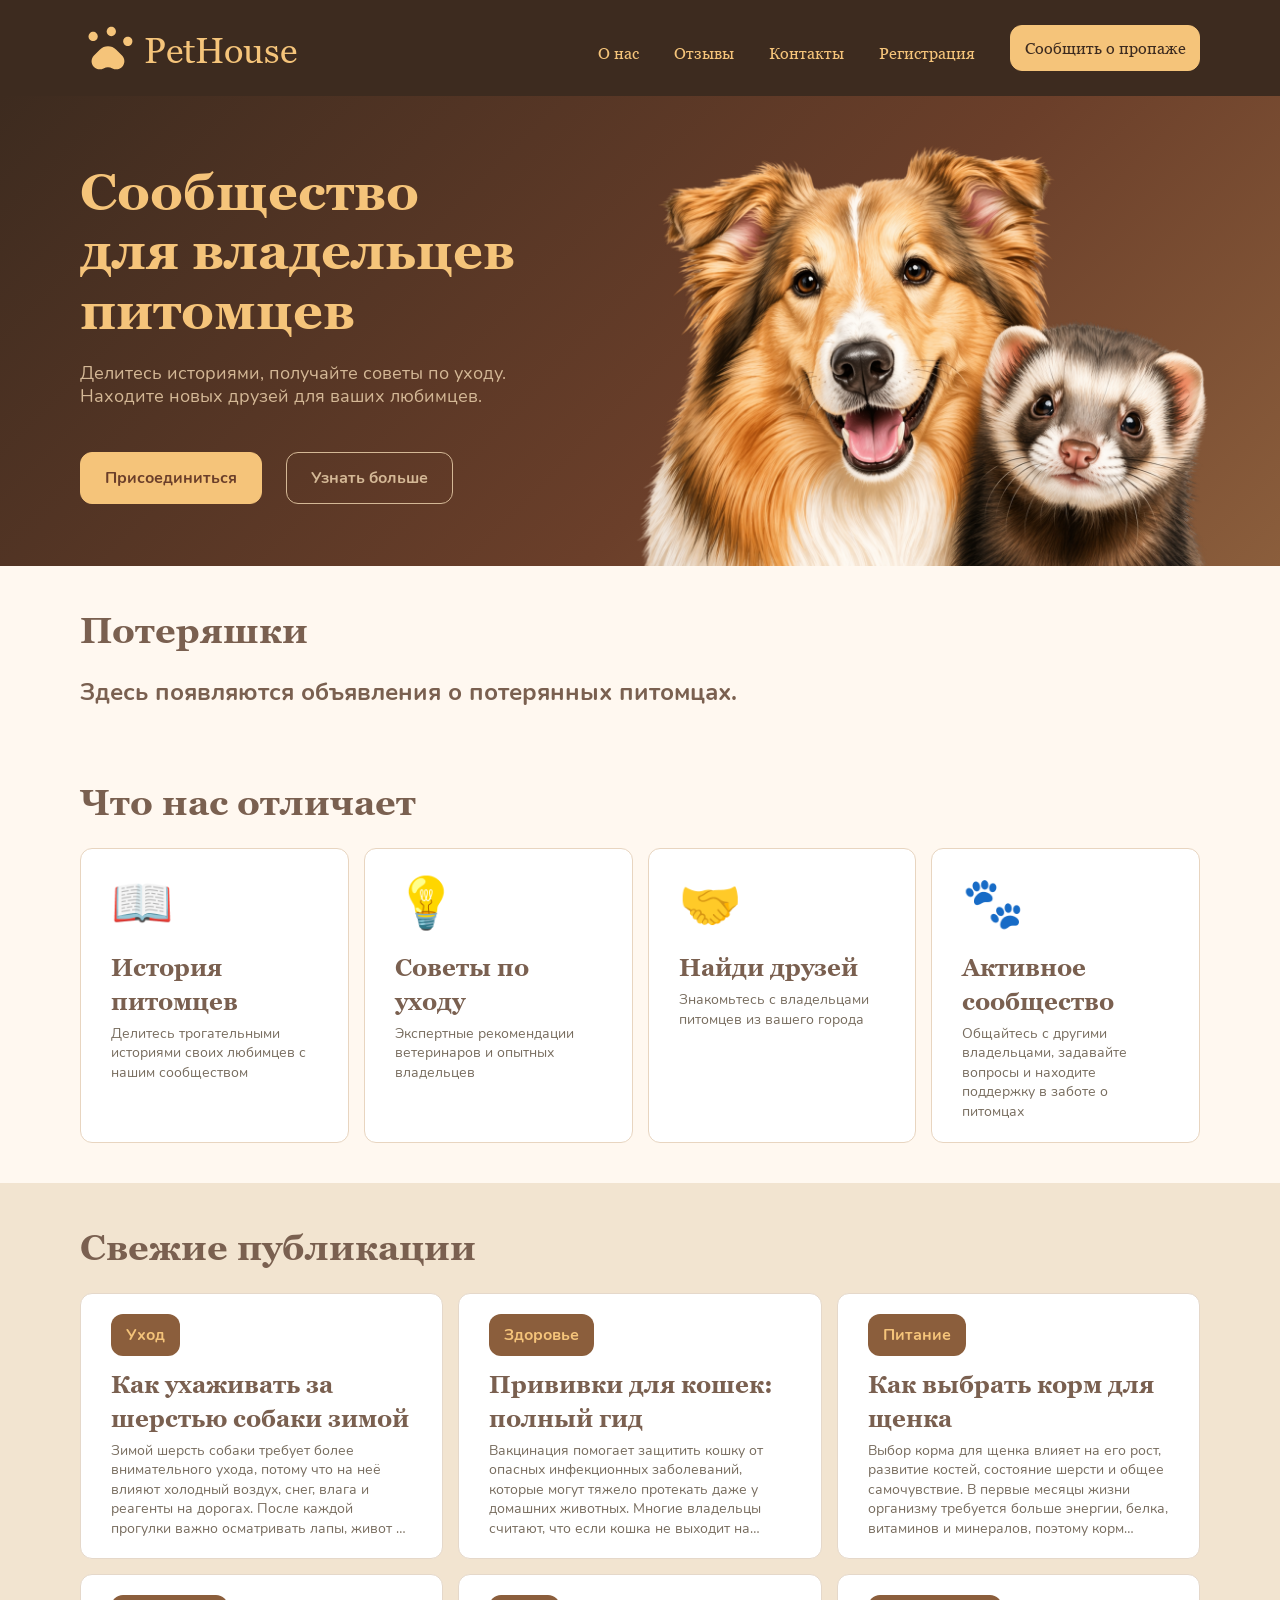
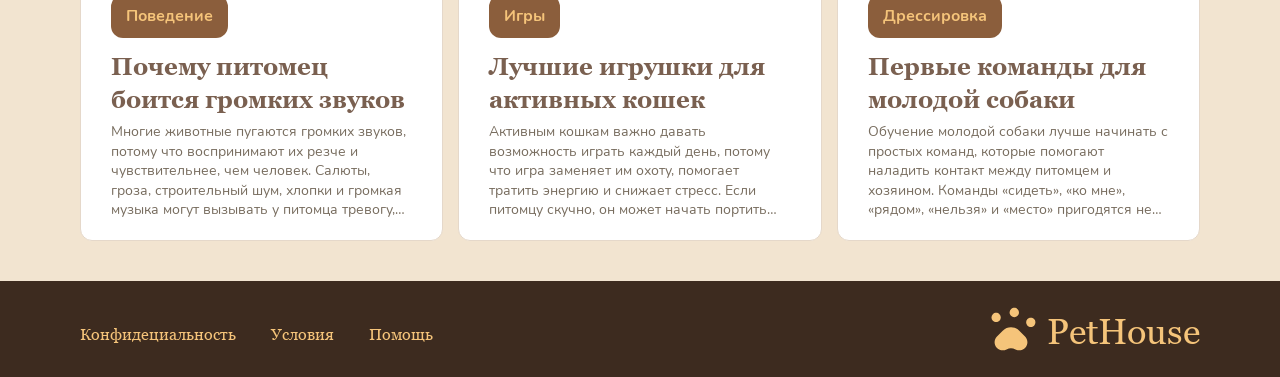
<file: index.html>
<!doctype html>
<html lang="en">

<head>
  <meta charset="UTF-8" />
  <meta name="viewport" content="width=device-width, initial-scale=1.0" />
  <title>PetHouse</title>
  <link rel="stylesheet" href="./css/main.css" />
  <link rel="stylesheet" href="./css/main_page.css" />
  <script src="./scripts/lost-pets.js" defer></script>
</head>

<body>
  <header class="header container">
    <div>
      <a href="./index.html" class="logo">
        <span>
          <svg class="logo__icon">
            <use href="./images/sprite.svg#icon-paw-print"></use>
          </svg>
        </span>
        <span class="logo__text">PetHouse</span>
      </a>
    </div>

    <nav class="nav">
      <ul class="nav__list">
        <li class="nav__item">
          <a href="./about.html">
            <span class="nav__text"> О нас </span>
          </a>
        </li>
        <li class="nav__item">
          <a href="./comments.html">
            <span class="nav__text"> Отзывы </span>
          </a>
        </li>
        <li class="nav__item">
          <a href="./contact.html">
            <span class="nav__text"> Контакты </span>
          </a>
        </li>
        <li class="nav__item">
          <a href="./register.html">
            <span class="nav__text"> Регистрация </span>
          </a>
        </li>
        <li>
          <button class="lost-button" type="button" id="openLostModal">
            Сообщить о пропаже
          </button>
        </li>
      </ul>
    </nav>
  </header>
  <main class="main">
    <section class="hero">
      <div class="hero__inner container">
        <div class="hero__content">
          <h1 class="hero__title">
            Сообщество <br />
            для владельцев <br />
            питомцев
          </h1>

          <p class="hero__text">
            Делитесь историями, получайте советы по уходу. <br />
            Находите новых друзей для ваших любимцев.
          </p>

          <div class="hero__actions">
            <a class="hero__link hero__link--primary" href="./register.html">Присоединиться</a>
            <a class="hero__link hero__link--secondary" href="./about.html">Узнать больше</a>
          </div>
        </div>

        <div class="hero__image-wrapper">
          <img class="hero__image" src="./images/hero1.png" alt="Твой питомец" />
        </div>
      </div>
    </section>

    <section class="lost-board container">
    <div class="lost-board__head">
      <h2 class="lost-board__title">Потеряшки</h2>
      <p class="lost-board__text">
        Здесь появляются объявления о потерянных питомцах.
      </p>
    </div>

    <ul class="lost-board__list" id="lostPetsList"></ul>
  </section>

    <section class="differences">
      <div class="differences__inner container">
        <h2 class="differences__title">Что нас отличает</h2>

        <ul class="differences__list">
          <li class="differences__item">
            <span class="differences__icon">📖</span>
            <h3 class="differences__subtitle">История питомцев</h3>
            <p class="differences__text">
              Делитесь трогательными историями своих любимцев с нашим
              сообществом
            </p>
          </li>

          <li class="differences__item">
            <span class="differences__icon">💡</span>
            <h3 class="differences__subtitle">Советы по уходу</h3>
            <p class="differences__text">
              Экспертные рекомендации ветеринаров и опытных владельцев
            </p>
          </li>

          <li class="differences__item">
            <span class="differences__icon">🤝</span>
            <h3 class="differences__subtitle">Найди друзей</h3>
            <p class="differences__text">
              Знакомьтесь с владельцами питомцев из вашего города
            </p>
          </li>
          <li class="differences__item">
            <span class="differences__icon">🐾</span>
            <h3 class="differences__subtitle">Активное сообщество</h3>
            <p class="differences__text">
              Общайтесь с другими владельцами, задавайте вопросы и находите
              поддержку в заботе о питомцах
            </p>
          </li>
        </ul>
      </div>
    </section>

    <section class="news">
      <div class="news__inner container">
        <h2 class="news__title">Свежие публикации</h2>

        <ul class="news__list">
          <li class="news__item">
            <a class="news__link" href="#">
              <span class="news__category">Уход</span>
              <h3 class="news__subtitle">
                Как ухаживать за шерстью собаки зимой
              </h3>
              <p class="news__text">
                Зимой шерсть собаки требует более внимательного ухода, потому
                что на неё влияют холодный воздух, снег, влага и реагенты на
                дорогах. После каждой прогулки важно осматривать лапы, живот и
                шерсть, чтобы вовремя убрать грязь, снег и мелкий мусор.
                Длинношёрстных собак желательно регулярно расчёсывать, так как
                влажная шерсть быстрее спутывается и образует колтуны. После
                мытья или прогулки под снегом питомца нужно хорошо просушить
                полотенцем, особенно если шерсть густая. Не стоит слишком
                часто купать собаку зимой, потому что это может пересушить
                кожу и нарушить естественную защиту шерсти. Для прогулок в
                сильный мороз можно использовать одежду, если питомец плохо
                переносит холод. Также важно следить за состоянием подушечек
                лап и при необходимости наносить защитный воск или крем. Такой
                уход помогает собаке чувствовать себя комфортно даже в
                холодное время года.
              </p>
            </a>
          </li>

          <li class="news__item">
            <a class="news__link" href="#">
              <span class="news__category">Здоровье</span>
              <h3 class="news__subtitle">Прививки для кошек: полный гид</h3>
              <p class="news__text">
                Вакцинация помогает защитить кошку от опасных инфекционных
                заболеваний, которые могут тяжело протекать даже у домашних
                животных. Многие владельцы считают, что если кошка не выходит
                на улицу, то прививки ей не нужны, но инфекцию можно занести
                домой на обуви, одежде или руках. Обычно первые прививки
                делают котёнку в раннем возрасте, а затем проводят
                ревакцинацию по графику, который подбирает ветеринар. Перед
                вакцинацией важно убедиться, что питомец здоров, активен и не
                имеет признаков болезни. Также обычно заранее проводят
                обработку от паразитов, чтобы организм лучше перенёс прививку.
                После вакцинации кошку желательно несколько дней не подвергать
                стрессу, не купать и не перевозить без необходимости. Владелец
                должен наблюдать за состоянием питомца и при необычной реакции
                обратиться к специалисту. Регулярная вакцинация особенно
                важна, если кошка бывает на даче, контактирует с другими
                животными или участвует в выставках.
              </p>
            </a>
          </li>

          <li class="news__item">
            <a class="news__link" href="#">
              <span class="news__category">Питание</span>
              <h3 class="news__subtitle">Как выбрать корм для щенка</h3>
              <p class="news__text">
                Выбор корма для щенка влияет на его рост, развитие костей,
                состояние шерсти и общее самочувствие. В первые месяцы жизни
                организму требуется больше энергии, белка, витаминов и
                минералов, поэтому корм должен соответствовать возрасту
                питомца. Нельзя ориентироваться только на красивую упаковку
                или рекламу, важно внимательно смотреть состав и назначение
                продукта. Для щенков мелких, средних и крупных пород
                потребности могут отличаться, потому что скорость роста и
                нагрузка на суставы у них разная. Новый корм лучше вводить
                постепенно, смешивая его со старым питанием, чтобы избежать
                проблем с пищеварением. Важно следить за реакцией питомца:
                состоянием стула, активностью, аппетитом и внешним видом
                шерсти. Если щенок отказывается от еды или появляются
                неприятные симптомы, стоит обсудить рацион с ветеринаром.
                Также нельзя перекармливать питомца, даже если он просит
                добавку, потому что лишний вес в раннем возрасте может
                навредить здоровью. Правильно подобранное питание помогает
                щенку расти активным, крепким и здоровым.
              </p>
            </a>
          </li>

          <li class="news__item">
            <a class="news__link" href="#">
              <span class="news__category">Поведение</span>
              <h3 class="news__subtitle">
                Почему питомец боится громких звуков
              </h3>
              <p class="news__text">
                Многие животные пугаются громких звуков, потому что
                воспринимают их резче и чувствительнее, чем человек. Салюты,
                гроза, строительный шум, хлопки и громкая музыка могут
                вызывать у питомца тревогу, желание спрятаться или убежать. В
                такие моменты важно не ругать животное и не заставлять его
                насильно выходить из укрытия. Лучше заранее подготовить
                спокойное место, где питомец сможет почувствовать себя в
                безопасности. Можно закрыть окна, приглушить свет и включить
                негромкий привычный звук, чтобы снизить резкость внешнего
                шума. Хозяину стоит вести себя спокойно, потому что животные
                хорошо чувствуют напряжение человека. Если страх появляется
                регулярно, питомца можно постепенно приучать к звукам на
                низкой громкости, поощряя спокойное поведение. В тяжёлых
                случаях лучше обратиться к ветеринару или специалисту по
                поведению животных. Терпение и мягкий подход помогают питомцу
                постепенно справляться со стрессом.
              </p>
            </a>
          </li>

          <li class="news__item">
            <a class="news__link" href="#">
              <span class="news__category">Игры</span>
              <h3 class="news__subtitle">
                Лучшие игрушки для активных кошек
              </h3>
              <p class="news__text">
                Активным кошкам важно давать возможность играть каждый день,
                потому что игра заменяет им охоту, помогает тратить энергию и
                снижает стресс. Если питомцу скучно, он может начать портить
                мебель, бегать по ночам или требовать постоянного внимания.
                Хорошо подходят игрушки-дразнилки, мячики, тоннели,
                интерактивные кормушки и предметы, которые можно катать или
                ловить. Игрушки лучше менять местами и периодически убирать
                часть из них, чтобы кошка не теряла интерес. Во время игры
                важно не использовать руки как игрушку, иначе питомец может
                привыкнуть кусаться и царапаться. Для кошек с сильным
                охотничьим инстинктом полезны игры, где нужно выслеживать,
                догонять и ловить предмет. После активной игры можно дать
                небольшое лакомство, чтобы завершить «охотничий» сценарий.
                Также важно учитывать возраст и характер питомца: котятам
                нужны более частые игры, а взрослым кошкам могут подойти
                спокойные, но регулярные занятия. Правильно подобранные
                игрушки делают жизнь кошки дома более насыщенной и здоровой.
              </p>
            </a>
          </li>

          <li class="news__item">
            <a class="news__link" href="#">
              <span class="news__category">Дрессировка</span>
              <h3 class="news__subtitle">
                Первые команды для молодой собаки
              </h3>
              <p class="news__text">
                Обучение молодой собаки лучше начинать с простых команд,
                которые помогают наладить контакт между питомцем и хозяином.
                Команды «сидеть», «ко мне», «рядом», «нельзя» и «место»
                пригодятся не только дома, но и на прогулке. Занятия должны
                быть короткими, потому что щенок быстро устаёт и теряет
                внимание. Лучше тренироваться несколько раз в день по
                несколько минут, чем проводить одно длинное занятие. Важно
                использовать спокойный голос, понятные жесты и поощрение за
                правильное действие. Лакомство, похвала или игра помогают
                собаке понять, какое поведение от неё ожидают. Нельзя кричать
                на питомца или наказывать его за ошибку, потому что это может
                вызвать страх и недоверие. Если команда не получается, лучше
                упростить задачу и повторить её позже. Постепенность,
                регулярность и доброжелательное отношение помогают собаке
                быстрее учиться и увереннее вести себя рядом с человеком.
              </p>
            </a>
          </li>
        </ul>
      </div>
    </section>
  </main>

  <footer class="footer">
    <div class="container">
      <div>
        <a href="" class="logo">
          <span>
            <svg class="logo__icon">
              <use href="./images/sprite.svg#icon-paw-print"></use>
            </svg>
          </span>
          <span class="logo__text">PetHouse</span>
        </a>
      </div>

      <nav class="nav">
        <ul class="nav__list">
          <li class="nav__item">
            <a href="">
              <span class="nav__text"> Конфидециальность </span>
            </a>
          </li>
          <li class="nav__item">
            <a href="">
              <span class="nav__text"> Условия </span>
            </a>
          </li>
          <li class="nav__item">
            <a href="">
              <span class="nav__text"> Помощь </span>
            </a>
          </li>
        </ul>
      </nav>
    </div>
  </footer>

  <div class="modal" id="lostModal">
    <div class="modal__overlay" id="closeLostModal"></div>

    <div class="modal__content">
      <button class="modal__close" type="button" id="modalCloseButton">
        ×
      </button>

      <h2 class="modal__title">Сообщить о пропаже</h2>

      <form class="lost-form" id="lostPetForm">
        <div class="lost-form__field">
          <label for="owner">Ваше имя</label>
          <input type="text" id="owner" name="owner" placeholder="Например, Анна" />
          <span class="form__error" data-error="owner"></span>
        </div>

        <div class="lost-form__field">
          <label for="pet">Вид питомца</label>
          <input type="text" id="pet" name="pet" placeholder="Например, кошка" />
          <span class="form__error" data-error="pet"></span>
        </div>

        <div class="lost-form__field">
          <label for="petName">Кличка питомца</label>
          <input type="text" id="petName" name="petName" placeholder="Например, Муся" />
          <span class="form__error" data-error="petName"></span>
        </div>

        <div class="lost-form__field">
          <label for="city">Город</label>
          <input type="text" id="city" name="city" placeholder="Например, Пенза" />
          <span class="form__error" data-error="city"></span>
        </div>

        <div class="lost-form__field">
          <label for="contact">Контакт</label>
          <input type="text" id="contact" name="contact" placeholder="Телефон или email" />
          <span class="form__error" data-error="contact"></span>
        </div>

        <div class="lost-form__field">
          <label for="description">Описание</label>
          <textarea id="description" name="description" placeholder="Опишите питомца и место пропажи"></textarea>
          <span class="form__error" data-error="description"></span>
        </div>

        <p class="lost-form__message" id="lostFormMessage"></p>

        <button class="lost-form__button" type="submit">
          Отправить объявление
        </button>
      </form>
    </div>
  </div>
  <script src="./scripts/lost-pets.js"></script>
</body>

</html>
</file>
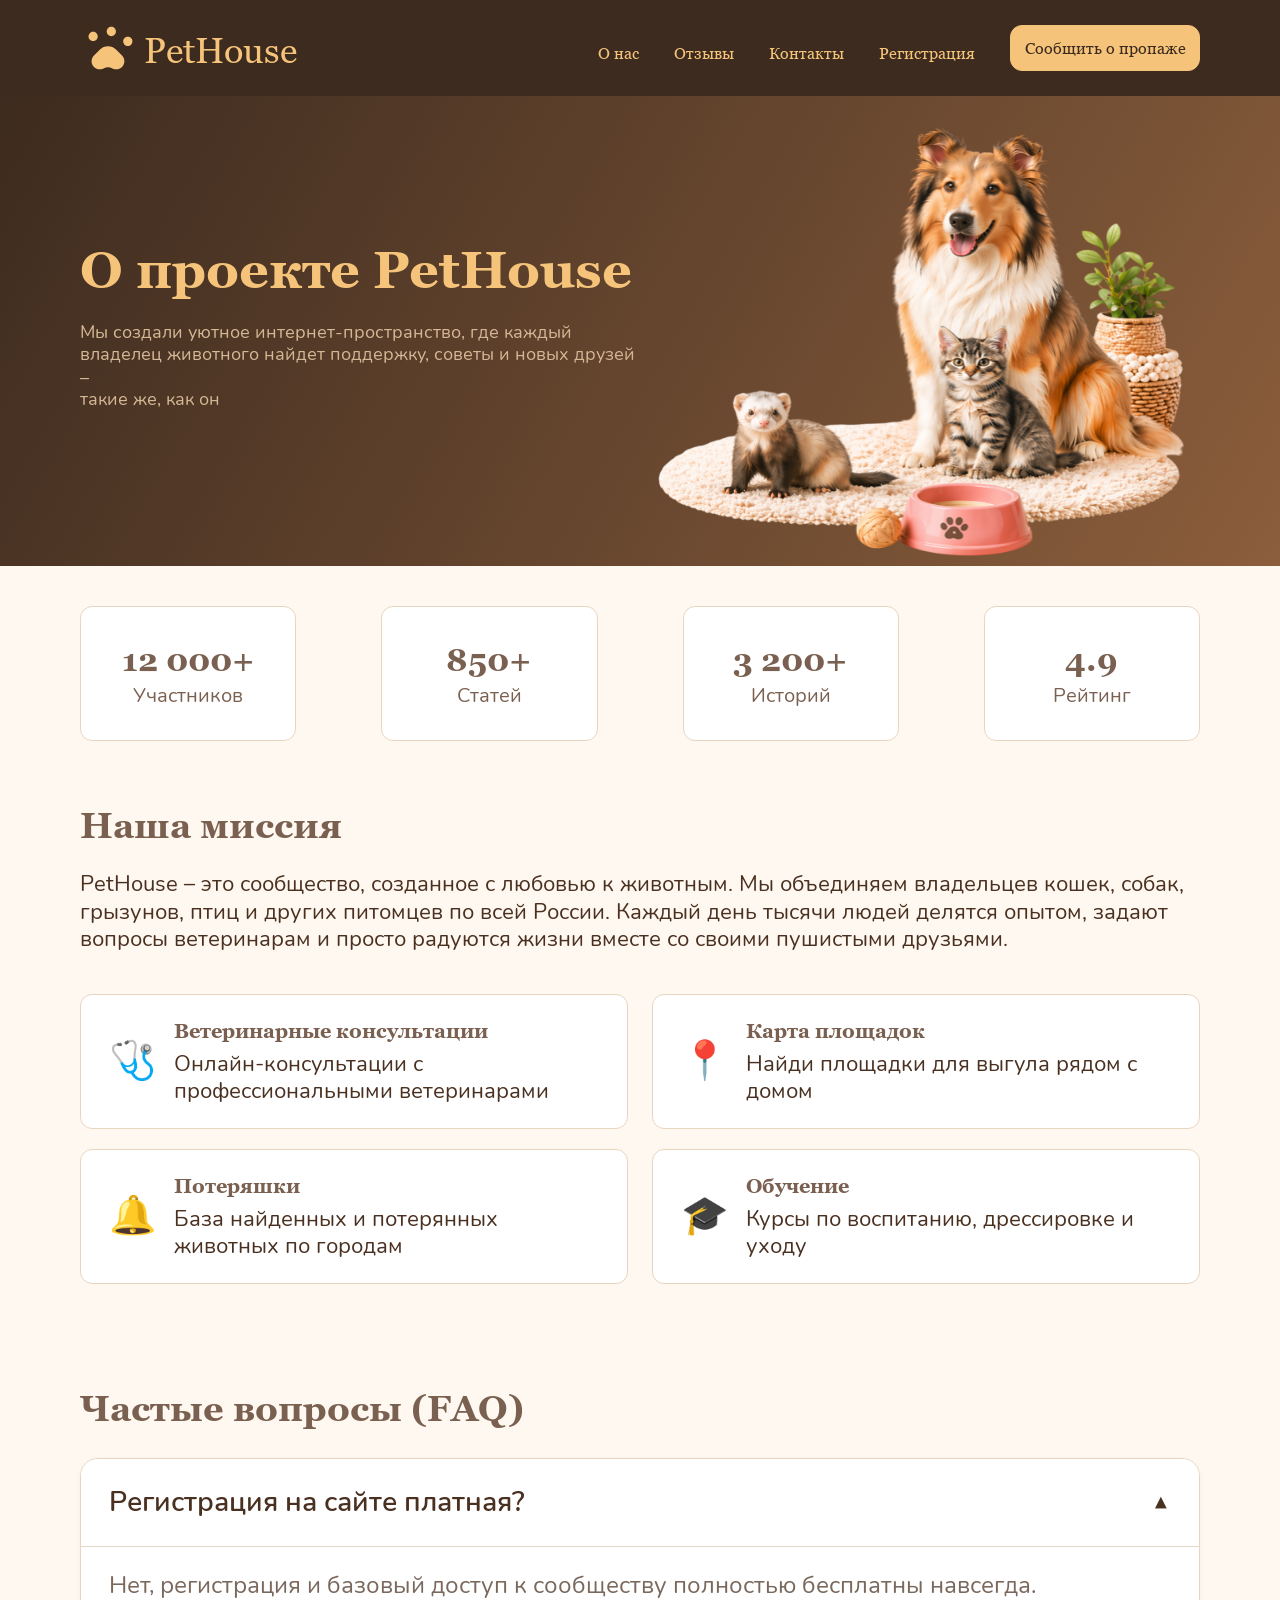
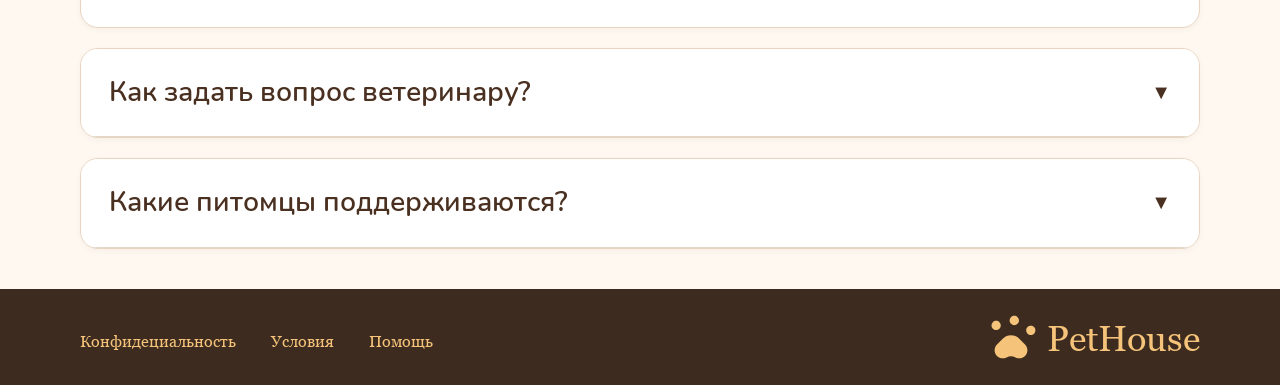
<file: about.html>
<!doctype html>
<html lang="en">

<head>
  <meta charset="UTF-8" />
  <meta name="viewport" content="width=device-width, initial-scale=1.0" />
  <title>О проекте</title>
  <link rel="stylesheet" href="./css/main.css" />
  <link rel="stylesheet" href="./css/about.css" />
  <script src="./scripts/lost-pets.js" defer></script>
</head>

<body>
  <header class="header container">
    <div>
      <a href="./index.html" class="logo">
        <span>
          <svg class="logo__icon">
            <use href="./images/sprite.svg#icon-paw-print"></use>
          </svg>
        </span>
        <span class="logo__text">PetHouse</span>
      </a>
    </div>

    <nav class="nav">
      <ul class="nav__list">
        <li class="nav__item">
          <a href="./about.html">
            <span class="nav__text">
              О нас
            </span>
          </a>
        </li>
        <li class="nav__item">
          <a href="./comments.html">
            <span class="nav__text">
              Отзывы
            </span>
          </a>
        </li>
        <li class="nav__item">
          <a href="./contact.html">
            <span class="nav__text">
              Контакты
            </span>
          </a>
        </li>
        <li class="nav__item">
          <a href="./register.html">
            <span class="nav__text">
              Регистрация
            </span>
          </a>
        </li>
        <li>
          <button class="lost-button" type="button" id="openLostModal">
            Сообщить о пропаже
          </button>
        </li>
      </ul>
    </nav>
  </header>

  <section>
    <div class="about_project container">
      <div class="block1">
        <h1>О проекте PetHouse</h1>
        <p>
          Мы создали уютное интернет-пространство, где каждый <br />
          владелец животного найдет поддержку, советы и новых друзей –
          <br />такие же, как он
        </p>
      </div>
      <div class="about_img">
        <img src="./images/1f466df7-a735-4710-bc5d-af42dd13fc96-Photoroom_1_1.png" alt="твой питомец" />
      </div>
    </div>
  </section>

  <section>
    <div class="inform">
      <ul>
        <li>
          <h2>12 000+</h2>
          <h4>Участников</h4>
        </li>
        <li>
          <h2>850+</h2>
          <h4>Статей</h4>
        </li>
        <li>
          <h2>3 200+</h2>
          <h4>Историй</h4>
        </li>
        <li>
          <h2>4.9</h2>
          <h4>Рейтинг</h4>
        </li>
      </ul>
    </div>
  </section>

  <section>
    <div class="our_mission">
      <h2>Наша миссия</h2>
      <p>
        PetHouse – это сообщество, созданное с любовью к животным. Мы
        объединяем владельцев кошек, собак, грызунов, птиц и других питомцев
        по всей России. Каждый день тысячи людей делятся опытом, задают
        вопросы ветеринарам и просто радуются жизни вместе со своими пушистыми
        друзьями.
      </p>
      <div class="cards">
        <ul class="cards__list">
          <li class="cards__item">
            <span class="cards__icon">🩺</span>

            <div class="cards__content">
              <h3 class="cards__title">Ветеринарные консультации</h3>
              <p class="cards__text">
                Онлайн-консультации с профессиональными ветеринарами
              </p>
            </div>
          </li>

          <li class="cards__item">
            <span class="cards__icon">📍</span>

            <div class="cards__content">
              <h3 class="cards__title">Карта площадок</h3>
              <p class="cards__text">
                Найди площадки для выгула рядом с домом
              </p>
            </div>
          </li>

          <li class="cards__item">
            <span class="cards__icon">🔔</span>

            <div class="cards__content">
              <h3 class="cards__title">Потеряшки</h3>
              <p class="cards__text">
                База найденных и потерянных животных по городам
              </p>
            </div>
          </li>

          <li class="cards__item">
            <span class="cards__icon">🎓</span>

            <div class="cards__content">
              <h3 class="cards__title">Обучение</h3>
              <p class="cards__text">
                Курсы по воспитанию, дрессировке и уходу
              </p>
            </div>
          </li>
        </ul>
      </div>
    </div>
  </section>

  <section class="faq container">
    <h2 class="faq__title">Частые вопросы (FAQ)</h2>

    <div class="faq__list">
      <div class="faq__item active">
        <button class="faq__question" type="button">
          <span>Регистрация на сайте платная?</span>
          <span class="faq__icon">▼</span>
        </button>
        <div class="faq__answer">
          <p>
            Нет, регистрация и базовый доступ к сообществу полностью бесплатны
            навсегда.
          </p>
        </div>
      </div>

      <div class="faq__item">
        <button class="faq__question" type="button">
          <span>Как задать вопрос ветеринару?</span>
          <span class="faq__icon">▼</span>
        </button>
        <div class="faq__answer">
          <p>
            После регистрации перейдите в раздел «Консультации» и напишите
            вопрос — ветеринар ответит в течение 24 часов.
          </p>
        </div>
      </div>

      <div class="faq__item">
        <button class="faq__question" type="button">
          <span>Какие питомцы поддерживаются?</span>
          <span class="faq__icon">▼</span>
        </button>
        <div class="faq__answer">
          <p>
            Мы рады всем: кошкам, собакам, птицам, рыбам, грызунам и даже
            экзотическим животным!
          </p>
        </div>
      </div>
    </div>

    <script>
      const faqItems = document.querySelectorAll(".faq__item");

      faqItems.forEach((item) => {
        const button = item.querySelector(".faq__question");

        button.addEventListener("click", () => {
          item.classList.toggle("active");
        });
      });
    </script>

  </section>
  <footer class="footer">
    <div class="container">
      <div>
        <a href="" class="logo">
          <span>
            <svg class="logo__icon">
              <use href="./images/sprite.svg#icon-paw-print"></use>
            </svg>
          </span>
          <span class="logo__text">PetHouse</span>
        </a>
      </div>

      <nav class="nav">
        <ul class="nav__list">
          <li class="nav__item">
            <a href="">
              <span class="nav__text"> Конфидециальность </span>
            </a>
          </li>
          <li class="nav__item">
            <a href="">
              <span class="nav__text"> Условия </span>
            </a>
          </li>
          <li class="nav__item">
            <a href="">
              <span class="nav__text"> Помощь </span>
            </a>
          </li>
        </ul>
      </nav>
    </div>
  </footer>
  <div class="modal" id="lostModal">
    <div class="modal__overlay" id="closeLostModal"></div>

    <div class="modal__content">
      <button class="modal__close" type="button" id="modalCloseButton">
        ×
      </button>

      <h2 class="modal__title">Сообщить о пропаже</h2>

      <form class="lost-form" id="lostPetForm">
        <div class="lost-form__field">
          <label for="owner">Ваше имя</label>
          <input type="text" id="owner" name="owner" placeholder="Например, Анна" />
          <span class="form__error" data-error="owner"></span>
        </div>

        <div class="lost-form__field">
          <label for="pet">Вид питомца</label>
          <input type="text" id="pet" name="pet" placeholder="Например, кошка" />
          <span class="form__error" data-error="pet"></span>
        </div>

        <div class="lost-form__field">
          <label for="petName">Кличка питомца</label>
          <input type="text" id="petName" name="petName" placeholder="Например, Муся" />
          <span class="form__error" data-error="petName"></span>
        </div>

        <div class="lost-form__field">
          <label for="city">Город</label>
          <input type="text" id="city" name="city" placeholder="Например, Пенза" />
          <span class="form__error" data-error="city"></span>
        </div>

        <div class="lost-form__field">
          <label for="contact">Контакт</label>
          <input type="text" id="contact" name="contact" placeholder="Телефон или email" />
          <span class="form__error" data-error="contact"></span>
        </div>

        <div class="lost-form__field">
          <label for="description">Описание</label>
          <textarea id="description" name="description" placeholder="Опишите питомца и место пропажи"></textarea>
          <span class="form__error" data-error="description"></span>
        </div>

        <p class="lost-form__message" id="lostFormMessage"></p>

        <button class="lost-form__button" type="submit">
          Отправить объявление
        </button>
      </form>
    </div>
  </div>
  <script src="./scripts/lost-pets.js"></script>
</body>

</html>
</file>
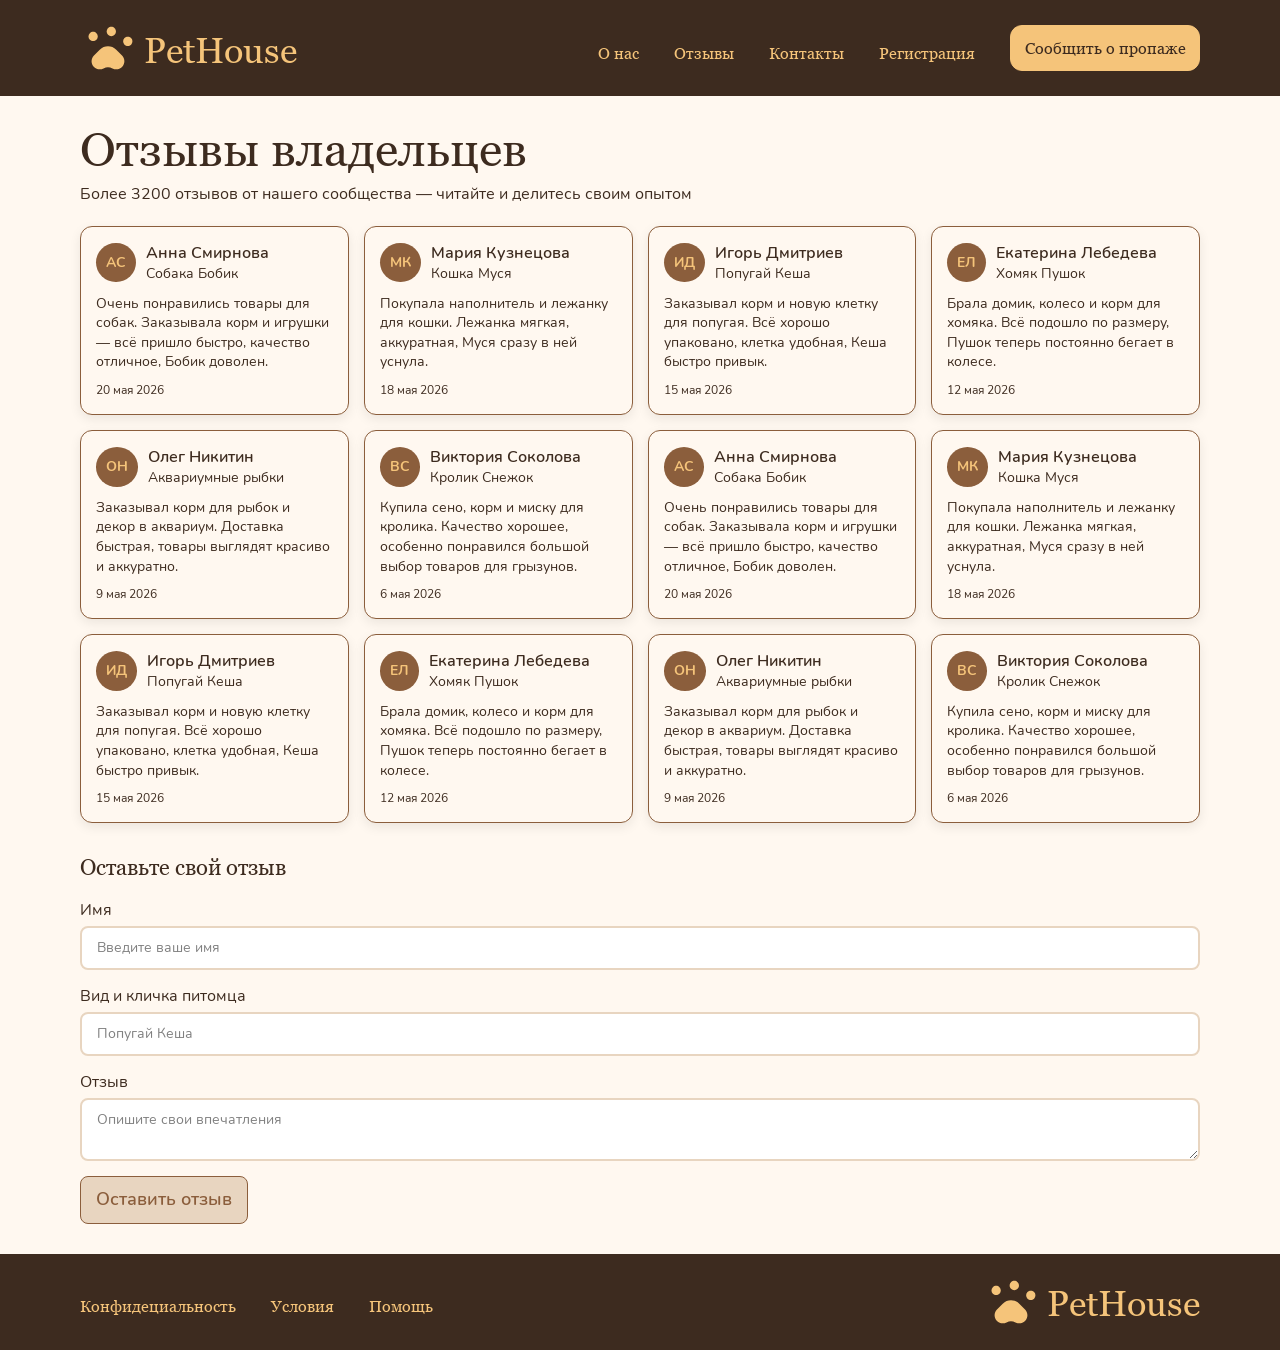
<file: comments.html>
<!DOCTYPE html>
<html lang="en">

<head>
    <meta charset="UTF-8">
    <meta name="viewport" content="width=device-width, initial-scale=1.0">
    <title>Контакты</title>
    <link rel="stylesheet" href="./css/main.css">
    <link rel="stylesheet" href="./css/comments.css">
    <script src="./scripts/lost-pets.js" defer></script>
</head>

<body>
    <header class="header container">
        <div>
            <a href="./index.html" class="logo">
                <span>
                    <svg class="logo__icon">
                        <use href="./images/sprite.svg#icon-paw-print"></use>
                    </svg>
                </span>
                <span class="logo__text">PetHouse</span>
            </a>
        </div>

        <nav class="nav">
            <ul class="nav__list">
                <li class="nav__item">
                    <a href="./about.html">
                        <span class="nav__text">
                            О нас
                        </span>
                    </a>
                </li>
                <li class="nav__item">
                    <a href="./comments.html">
                        <span class="nav__text">
                            Отзывы
                        </span>
                    </a>
                </li>
                <li class="nav__item">
                    <a href="./contact.html">
                        <span class="nav__text">
                            Контакты
                        </span>
                    </a>
                </li>
                <li class="nav__item">
                    <a href="./register.html">
                        <span class="nav__text">
                            Регистрация
                        </span>
                    </a>
                </li>
                <li>
                <button class="lost-button" type="button" id="openLostModal">
            Сообщить о пропаже
          </button></li>
            </ul>
        </nav>
    </header>

    <main class="comments container">
        <div class="comments__hero">
            <h1 class="comments__title">Отзывы владельцев</h1>
            <span class="comments__subtitle">
                Более 3200 отзывов от нашего сообщества — читайте и делитесь своим опытом
            </span>
        </div>

        <div class="comments__content">
            <ul class="comments__list">
                <li class="comments__item comment-card">
                    <div class="comment-card__head">
                        <span class="comment-card__avatar">АС</span>

                        <div class="comment-card__user">
                            <span class="comment-card__name">Анна Смирнова</span>
                            <span class="comment-card__pet">Собака Бобик</span>
                        </div>
                    </div>

                    <p class="comment-card__text">
                        Очень понравились товары для собак. Заказывала корм и игрушки — всё пришло быстро,
                        качество отличное, Бобик доволен.
                    </p>

                    <span class="comment-card__date">20 мая 2026</span>
                </li>

                <li class="comments__item comment-card">
                    <div class="comment-card__head">
                        <span class="comment-card__avatar">МК</span>

                        <div class="comment-card__user">
                            <span class="comment-card__name">Мария Кузнецова</span>
                            <span class="comment-card__pet">Кошка Муся</span>
                        </div>
                    </div>

                    <p class="comment-card__text">
                        Покупала наполнитель и лежанку для кошки. Лежанка мягкая, аккуратная,
                        Муся сразу в ней уснула.
                    </p>

                    <span class="comment-card__date">18 мая 2026</span>
                </li>

                <li class="comments__item comment-card">
                    <div class="comment-card__head">
                        <span class="comment-card__avatar">ИД</span>

                        <div class="comment-card__user">
                            <span class="comment-card__name">Игорь Дмитриев</span>
                            <span class="comment-card__pet">Попугай Кеша</span>
                        </div>
                    </div>

                    <p class="comment-card__text">
                        Заказывал корм и новую клетку для попугая. Всё хорошо упаковано,
                        клетка удобная, Кеша быстро привык.
                    </p>

                    <span class="comment-card__date">15 мая 2026</span>
                </li>

                <li class="comments__item comment-card">
                    <div class="comment-card__head">
                        <span class="comment-card__avatar">ЕЛ</span>

                        <div class="comment-card__user">
                            <span class="comment-card__name">Екатерина Лебедева</span>
                            <span class="comment-card__pet">Хомяк Пушок</span>
                        </div>
                    </div>

                    <p class="comment-card__text">
                        Брала домик, колесо и корм для хомяка. Всё подошло по размеру,
                        Пушок теперь постоянно бегает в колесе.
                    </p>

                    <span class="comment-card__date">12 мая 2026</span>
                </li>

                <li class="comments__item comment-card">
                    <div class="comment-card__head">
                        <span class="comment-card__avatar">ОН</span>

                        <div class="comment-card__user">
                            <span class="comment-card__name">Олег Никитин</span>
                            <span class="comment-card__pet">Аквариумные рыбки</span>
                        </div>
                    </div>

                    <p class="comment-card__text">
                        Заказывал корм для рыбок и декор в аквариум. Доставка быстрая,
                        товары выглядят красиво и аккуратно.
                    </p>

                    <span class="comment-card__date">9 мая 2026</span>
                </li>

                <li class="comments__item comment-card">
                    <div class="comment-card__head">
                        <span class="comment-card__avatar">ВС</span>

                        <div class="comment-card__user">
                            <span class="comment-card__name">Виктория Соколова</span>
                            <span class="comment-card__pet">Кролик Снежок</span>
                        </div>
                    </div>

                    <p class="comment-card__text">
                        Купила сено, корм и миску для кролика. Качество хорошее,
                        особенно понравился большой выбор товаров для грызунов.
                    </p>

                    <span class="comment-card__date">6 мая 2026</span>
                </li>
                <li class="comments__item comment-card">
                    <div class="comment-card__head">
                        <span class="comment-card__avatar">АС</span>

                        <div class="comment-card__user">
                            <span class="comment-card__name">Анна Смирнова</span>
                            <span class="comment-card__pet">Собака Бобик</span>
                        </div>
                    </div>

                    <p class="comment-card__text">
                        Очень понравились товары для собак. Заказывала корм и игрушки — всё пришло быстро,
                        качество отличное, Бобик доволен.
                    </p>

                    <span class="comment-card__date">20 мая 2026</span>
                </li>

                <li class="comments__item comment-card">
                    <div class="comment-card__head">
                        <span class="comment-card__avatar">МК</span>

                        <div class="comment-card__user">
                            <span class="comment-card__name">Мария Кузнецова</span>
                            <span class="comment-card__pet">Кошка Муся</span>
                        </div>
                    </div>

                    <p class="comment-card__text">
                        Покупала наполнитель и лежанку для кошки. Лежанка мягкая, аккуратная,
                        Муся сразу в ней уснула.
                    </p>

                    <span class="comment-card__date">18 мая 2026</span>
                </li>

                <li class="comments__item comment-card">
                    <div class="comment-card__head">
                        <span class="comment-card__avatar">ИД</span>

                        <div class="comment-card__user">
                            <span class="comment-card__name">Игорь Дмитриев</span>
                            <span class="comment-card__pet">Попугай Кеша</span>
                        </div>
                    </div>

                    <p class="comment-card__text">
                        Заказывал корм и новую клетку для попугая. Всё хорошо упаковано,
                        клетка удобная, Кеша быстро привык.
                    </p>

                    <span class="comment-card__date">15 мая 2026</span>
                </li>

                <li class="comments__item comment-card">
                    <div class="comment-card__head">
                        <span class="comment-card__avatar">ЕЛ</span>

                        <div class="comment-card__user">
                            <span class="comment-card__name">Екатерина Лебедева</span>
                            <span class="comment-card__pet">Хомяк Пушок</span>
                        </div>
                    </div>

                    <p class="comment-card__text">
                        Брала домик, колесо и корм для хомяка. Всё подошло по размеру,
                        Пушок теперь постоянно бегает в колесе.
                    </p>

                    <span class="comment-card__date">12 мая 2026</span>
                </li>

                <li class="comments__item comment-card">
                    <div class="comment-card__head">
                        <span class="comment-card__avatar">ОН</span>

                        <div class="comment-card__user">
                            <span class="comment-card__name">Олег Никитин</span>
                            <span class="comment-card__pet">Аквариумные рыбки</span>
                        </div>
                    </div>

                    <p class="comment-card__text">
                        Заказывал корм для рыбок и декор в аквариум. Доставка быстрая,
                        товары выглядят красиво и аккуратно.
                    </p>

                    <span class="comment-card__date">9 мая 2026</span>
                </li>

                <li class="comments__item comment-card">
                    <div class="comment-card__head">
                        <span class="comment-card__avatar">ВС</span>

                        <div class="comment-card__user">
                            <span class="comment-card__name">Виктория Соколова</span>
                            <span class="comment-card__pet">Кролик Снежок</span>
                        </div>
                    </div>

                    <p class="comment-card__text">
                        Купила сено, корм и миску для кролика. Качество хорошее,
                        особенно понравился большой выбор товаров для грызунов.
                    </p>

                    <span class="comment-card__date">6 мая 2026</span>
                </li>
            </ul>

            <form class="comments__form review-form" action="">
                <span class="review-form__title">Оставьте свой отзыв</span>

                <div class="review-form__field">
                    <label class="review-form__label" for="name">Имя</label>
                    <input class="review-form__input" type="text" id="name" name="name" placeholder="Введите ваше имя">
                </div>

                <div class="review-form__field">
                    <label class="review-form__label" for="pet_name">Вид и кличка питомца</label>
                    <input class="review-form__input" type="text" id="pet_name" name="pet_name"
                        placeholder="Попугай Кеша">
                </div>

                <div class="review-form__field">
                    <label class="review-form__label" for="comment">Отзыв</label>
                    <textarea class="review-form__textarea" id="comment" name="comment"
                        placeholder="Опишите свои впечатления"></textarea>
                </div>

                <div class="review-form__actions">
                    <input class="review-form__button" type="submit" value="Оставить отзыв">
                </div>
            </form>
        </div>
    </main>

    <footer class="footer">
        <div class="container">
            <div>
                <a href="" class="logo">
                    <span>
                        <svg class="logo__icon">
                            <use href="./images/sprite.svg#icon-paw-print"></use>
                        </svg>
                    </span>
                    <span class="logo__text">PetHouse</span>
                </a>
            </div>

            <nav class="nav">
                <ul class="nav__list">
                    <li class="nav__item">
                        <a href="">
                            <span class="nav__text">
                                Конфидециальность
                            </span>
                        </a>
                    </li>
                    <li class="nav__item">
                        <a href="">
                            <span class="nav__text">
                                Условия
                            </span>
                        </a>
                    </li>
                    <li class="nav__item">
                        <a href="">
                            <span class="nav__text">
                                Помощь
                            </span>
                        </a>
                    </li>
                </ul>
            </nav>
        </div>
    </footer>
    <div class="modal" id="lostModal">
      <div class="modal__overlay" id="closeLostModal"></div>

      <div class="modal__content">
        <button class="modal__close" type="button" id="modalCloseButton">
          ×
        </button>

        <h2 class="modal__title">Сообщить о пропаже</h2>

        <form class="lost-form" id="lostPetForm">
          <div class="lost-form__field">
            <label for="owner">Ваше имя</label>
            <input
              type="text"
              id="owner"
              name="owner"
              placeholder="Например, Анна"
            />
            <span class="form__error" data-error="owner"></span>
          </div>

          <div class="lost-form__field">
            <label for="pet">Вид питомца</label>
            <input
              type="text"
              id="pet"
              name="pet"
              placeholder="Например, кошка"
            />
            <span class="form__error" data-error="pet"></span>
          </div>

          <div class="lost-form__field">
            <label for="petName">Кличка питомца</label>
            <input
              type="text"
              id="petName"
              name="petName"
              placeholder="Например, Муся"
            />
            <span class="form__error" data-error="petName"></span>
          </div>

          <div class="lost-form__field">
            <label for="city">Город</label>
            <input
              type="text"
              id="city"
              name="city"
              placeholder="Например, Пенза"
            />
            <span class="form__error" data-error="city"></span>
          </div>

          <div class="lost-form__field">
            <label for="contact">Контакт</label>
            <input
              type="text"
              id="contact"
              name="contact"
              placeholder="Телефон или email"
            />
            <span class="form__error" data-error="contact"></span>
          </div>

          <div class="lost-form__field">
            <label for="description">Описание</label>
            <textarea
              id="description"
              name="description"
              placeholder="Опишите питомца и место пропажи"
            ></textarea>
            <span class="form__error" data-error="description"></span>
          </div>

          <p class="lost-form__message" id="lostFormMessage"></p>

          <button class="lost-form__button" type="submit">
            Отправить объявление
          </button>
        </form>
      </div>
    </div>
    <script src="./scripts/lost-pets.js"></script>
</body>

</html>
</file>
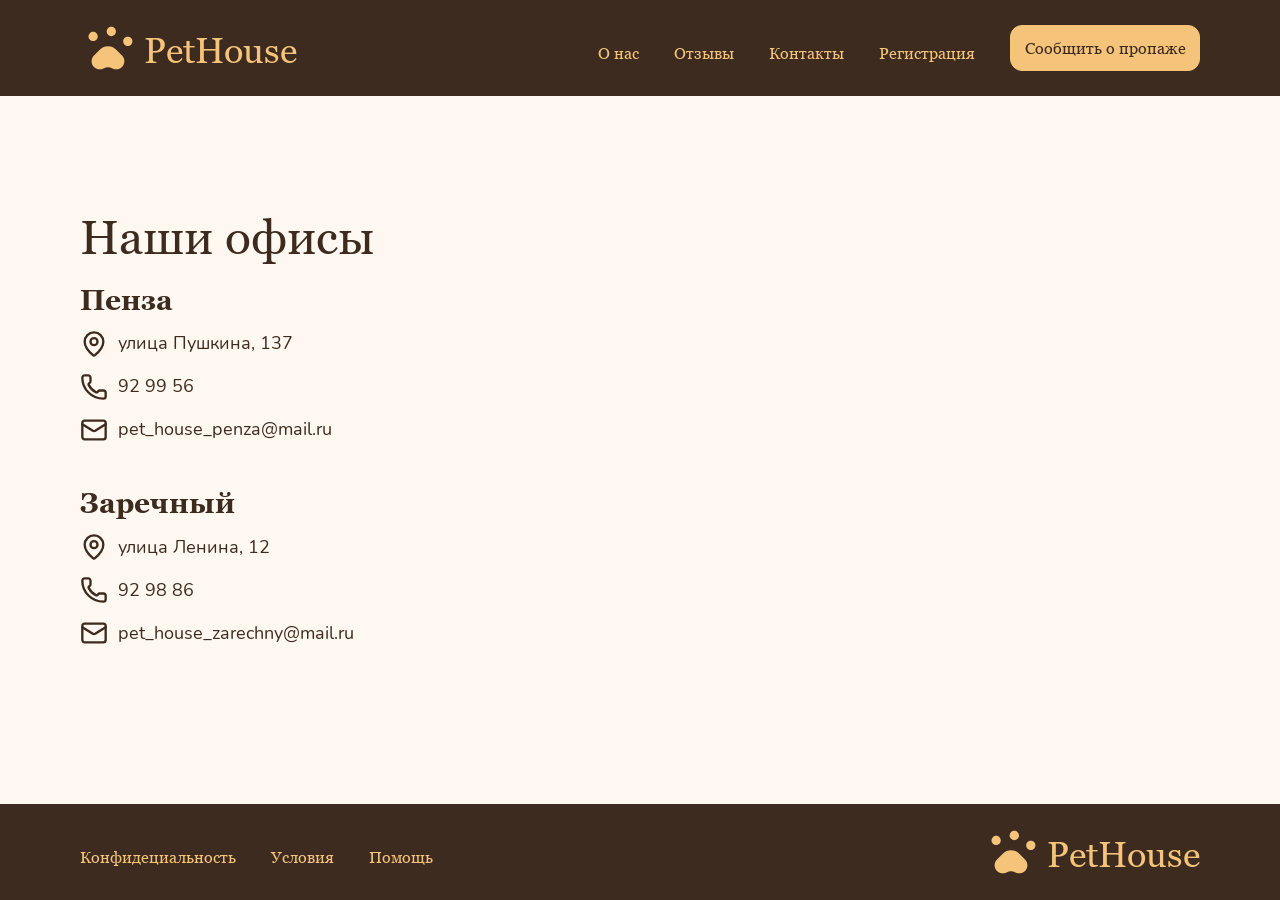
<file: contact.html>
<!DOCTYPE html>
<html lang="en">

<head>
    <meta charset="UTF-8">
    <meta name="viewport" content="width=device-width, initial-scale=1.0">
    <title>Контакты</title>
    <script src="https://api-maps.yandex.ru/v3/?apikey=c6ac5170-c2ba-44b3-a44c-0ce2d69a1241&lang=ru_RU" defer></script>
    <script src="./scripts/initMap.js" defer></script>
    <link rel="stylesheet" href="./css/main.css">
    <link rel="stylesheet" href="./css/contact.css">
    <script src="./scripts/lost-pets.js" defer></script>
</head>

<body>
    <header class="header container">
        <div>
            <a href="./index.html" class="logo">
                <span>
                    <svg class="logo__icon">
                        <use href="./images/sprite.svg#icon-paw-print"></use>
                    </svg>
                </span>
                <span class="logo__text">PetHouse</span>
            </a>
        </div>

        <nav class="nav">
            <ul class="nav__list">
                <li class="nav__item">
                    <a href="./about.html">
                        <span class="nav__text">
                            О нас
                        </span>
                    </a>
                </li>
                <li class="nav__item">
                    <a href="./comments.html">
                        <span class="nav__text">
                            Отзывы
                        </span>
                    </a>
                </li>
                <li class="nav__item">
                    <a href="./contact.html">
                        <span class="nav__text">
                            Контакты
                        </span>
                    </a>
                </li>
                <li class="nav__item">
                    <a href="./register.html">
                        <span class="nav__text">
                            Регистрация
                        </span>
                    </a>
                </li>
                <li>
                <button class="lost-button" type="button" id="openLostModal">
            Сообщить о пропаже
          </button></li>
            </ul>
        </nav>
    </header>
    <main class="contact container">
        <div class="contact__container">
            <div class="contact__content">
                <h1 class="contact__title">Наши офисы</h1>
                <div class="contact__offices">
                    <article class="contact__office office-card">
                        <h2 class="office-card__title">Пенза</h2>

                        <ul class="office-card__list">
                            <li class="office-card__item">
                                <svg class="office-card__icon">
                                    <use href="./images/sprite.svg#icon-map-pin" stroke="#3D2B1F" fill="transparent">
                                    </use>
                                </svg>
                                <span class="office-card__text">улица Пушкина, 137</span>
                            </li>

                            <li class="office-card__item">
                                <svg class="office-card__icon">
                                    <use href="./images/sprite.svg#icon-phone" stroke="#3D2B1F" fill="transparent">
                                    </use>
                                </svg>
                                <a href="tel:929956" class="office-card__text">92 99 56</a>
                            </li>

                            <li class="office-card__item">
                                <svg class="office-card__icon">
                                    <use href="./images/sprite.svg#icon-mail" stroke="#3D2B1F" fill="transparent">
                                    </use>
                                </svg>
                                <a href="mailto:pet_house_penza@mail.ru"
                                    class="office-card__text">pet_house_penza@mail.ru</a>
                            </li>
                        </ul>
                    </article>

                    <article class="contact__office office-card">
                        <h2 class="office-card__title">Заречный</h2>

                        <ul class="office-card__list">
                            <li class="office-card__item">
                                <svg class="office-card__icon">
                                    <use href="./images/sprite.svg#icon-map-pin" stroke="#3D2B1F" fill="transparent">
                                    </use>
                                </svg>
                                <span class="office-card__text">улица Ленина, 12</span>
                            </li>

                            <li class="office-card__item">
                                <svg class="office-card__icon">
                                    <use href="./images/sprite.svg#icon-phone" stroke="#3D2B1F" fill="transparent">
                                    </use>
                                </svg>
                                <a href="tel:929956" class="office-card__text">92 98 86</a>
                            </li>

                            <li class="office-card__item">
                                <svg class="office-card__icon">
                                    <use href="./images/sprite.svg#icon-mail" stroke="#3D2B1F" fill="transparent">
                                    </use>
                                </svg>
                                <a href="mailto:pet_house_zarechny@mail.ru"
                                    class="office-card__text">pet_house_zarechny@mail.ru</a>
                            </li>
                        </ul>
                    </article>
                </div>
            </div>
            <div class="contact__map">
                <div class="map__content" id="map"></div>
            </div>
        </div>

    </main>

    <footer class="footer">
        <div class="container">
            <div>
                <a href="" class="logo">
                    <span>
                        <svg class="logo__icon">
                            <use href="./images/sprite.svg#icon-paw-print"></use>
                        </svg>
                    </span>
                    <span class="logo__text">PetHouse</span>
                </a>
            </div>

            <nav class="nav">
                <ul class="nav__list">
                    <li class="nav__item">
                        <a href="">
                            <span class="nav__text">
                                Конфидециальность
                            </span>
                        </a>
                    </li>
                    <li class="nav__item">
                        <a href="">
                            <span class="nav__text">
                                Условия
                            </span>
                        </a>
                    </li>
                    <li class="nav__item">
                        <a href="">
                            <span class="nav__text">
                                Помощь
                            </span>
                        </a>
                    </li>
                </ul>
            </nav>
        </div>
    </footer>
    <div class="modal" id="lostModal">
      <div class="modal__overlay" id="closeLostModal"></div>

      <div class="modal__content">
        <button class="modal__close" type="button" id="modalCloseButton">
          ×
        </button>

        <h2 class="modal__title">Сообщить о пропаже</h2>

        <form class="lost-form" id="lostPetForm">
          <div class="lost-form__field">
            <label for="owner">Ваше имя</label>
            <input
              type="text"
              id="owner"
              name="owner"
              placeholder="Например, Анна"
            />
            <span class="form__error" data-error="owner"></span>
          </div>

          <div class="lost-form__field">
            <label for="pet">Вид питомца</label>
            <input
              type="text"
              id="pet"
              name="pet"
              placeholder="Например, кошка"
            />
            <span class="form__error" data-error="pet"></span>
          </div>

          <div class="lost-form__field">
            <label for="petName">Кличка питомца</label>
            <input
              type="text"
              id="petName"
              name="petName"
              placeholder="Например, Муся"
            />
            <span class="form__error" data-error="petName"></span>
          </div>

          <div class="lost-form__field">
            <label for="city">Город</label>
            <input
              type="text"
              id="city"
              name="city"
              placeholder="Например, Пенза"
            />
            <span class="form__error" data-error="city"></span>
          </div>

          <div class="lost-form__field">
            <label for="contact">Контакт</label>
            <input
              type="text"
              id="contact"
              name="contact"
              placeholder="Телефон или email"
            />
            <span class="form__error" data-error="contact"></span>
          </div>

          <div class="lost-form__field">
            <label for="description">Описание</label>
            <textarea
              id="description"
              name="description"
              placeholder="Опишите питомца и место пропажи"
            ></textarea>
            <span class="form__error" data-error="description"></span>
          </div>

          <p class="lost-form__message" id="lostFormMessage"></p>

          <button class="lost-form__button" type="submit">
            Отправить объявление
          </button>
        </form>
      </div>
    </div>
    <script src="./scripts/lost-pets.js"></script>
</body>

</html>
</file>
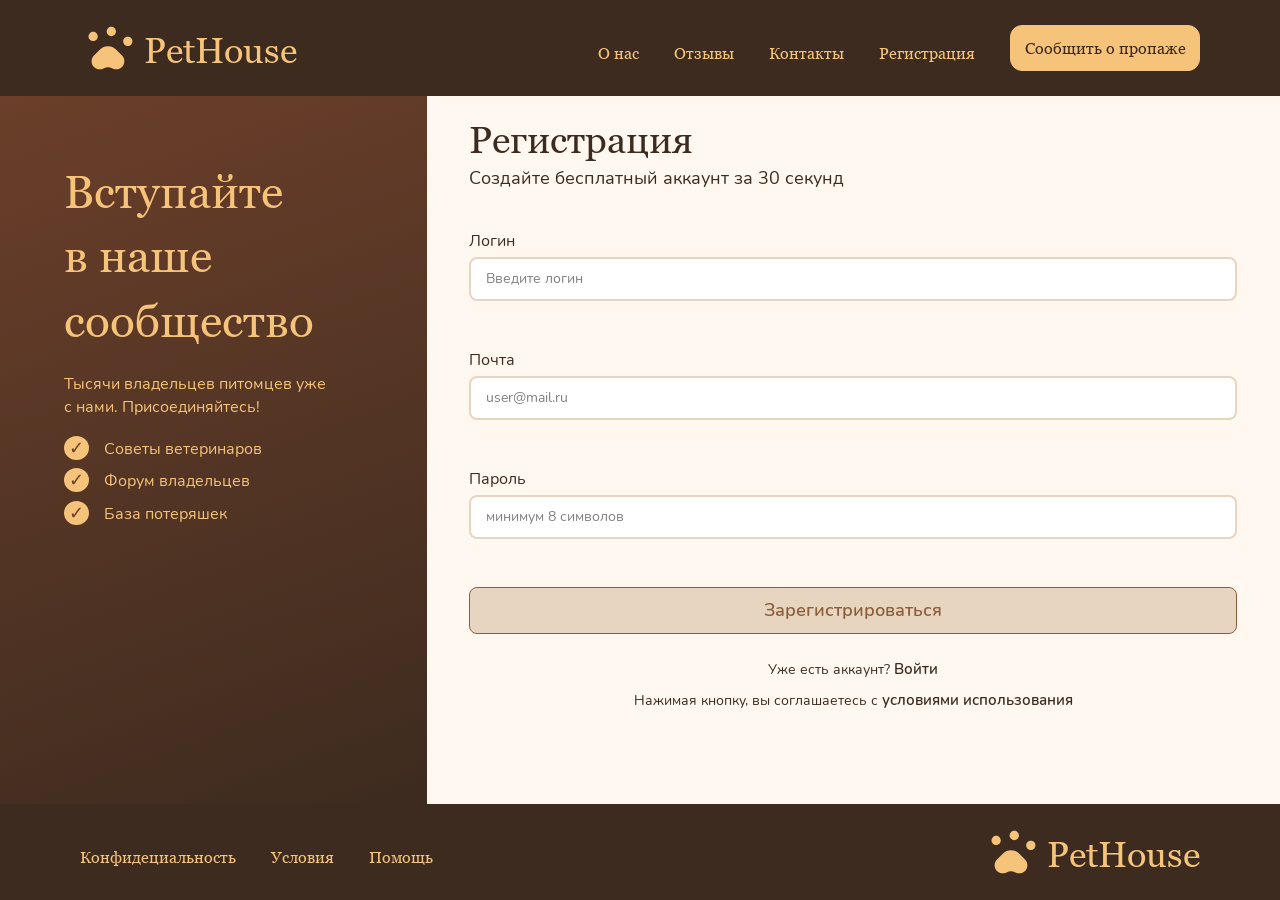
<file: register.html>
<!DOCTYPE html>
<html lang="en">

<head>
  <meta charset="UTF-8">
  <meta name="viewport" content="width=device-width, initial-scale=1.0">
  <title>Регистрация</title>
  <link rel="stylesheet" href="./css/main.css">
  <link rel="stylesheet" href="./css/register.css">
  <script src="./scripts/validate_register.js" defer></script>
  <script src="./scripts/lost-pets.js" defer></script>
</head>

<body>
  <header class="header container">
    <div>
      <a href="./index.html" class="logo">
        <span>
          <svg class="logo__icon">
            <use href="./images/sprite.svg#icon-paw-print"></use>
          </svg>
        </span>
        <span class="logo__text">PetHouse</span>
      </a>
    </div>

    <nav class="nav">
      <ul class="nav__list">
        <li class="nav__item">
          <a href="./about.html">
            <span class="nav__text">
              О нас
            </span>
          </a>
        </li>
        <li class="nav__item">
          <a href="./comments.html">
            <span class="nav__text">
              Отзывы
            </span>
          </a>
        </li>
        <li class="nav__item">
          <a href="./contact.html">
            <span class="nav__text">
              Контакты
            </span>
          </a>
        </li>
        <li class="nav__item">
          <a href="./register.html">
            <span class="nav__text">
              Регистрация
            </span>
          </a>
        </li>
        <li>
          <button class="lost-button" type="button" id="openLostModal">
            Сообщить о пропаже
          </button>
        </li>
      </ul>
    </nav>
  </header>

  <main class="register">
    <div class="register__sidebar-bcg">
      <div class="register__sidebar">
        <span class="register__sidebar-title">Вступайте<br> в наше<br>сообщество</span>
        <span class="register__sidebar-subtitle">Тысячи владельцев питомцев уже<br> с нами.
          Присоединяйтесь!</span>
        <ul class="register__features">
          <li class="register__features-item">Советы ветеринаров</li>
          <li class="register__features-item">Форум владельцев</li>
          <li class="register__features-item">База потеряшек</li>
        </ul>
      </div>
    </div>

    <div class="register__content">
      <h1 class="register__title">Регистрация</h1>
      <span class="register__description">Создайте бесплатный аккаунт за 30 секунд</span>

      <form class="register__form" action="">
        <div class="register__field">
          <label class="register__label" for="login">Логин</label>
          <input class="register__input" type="text" id="login" placeholder="Введите логин">
          <span class="form__error" data-error="login"></span>
        </div>

        <div class="register__field">
          <label class="register__label" for="email">Почта</label>
          <input class="register__input" type="email" id="email" placeholder="user@mail.ru">
          <span class="form__error" data-error="email"></span>
        </div>

        <div class="register__field">
          <label class="register__label" for="password">Пароль</label>
          <input class="register__input" type="password" id="password" placeholder="минимум 8 символов">
          <span class="form__error" data-error="password"></span>
        </div>

        <div class="register__field">
          <input class="register__submit" type="submit" value="Зарегистрироваться">
        </div>

        <div class="register__footer">
          <span class="register__note">Уже есть аккаунт? <a class="register__link" href="">Войти</a></span>
          <span class="register__note">Нажимая кнопку, вы соглашаетесь с <a class="register__link" href="">условиями
              использования</a></span>
        </div>
      </form>
    </div>
  </main>

  <footer class="footer">
    <div class="container">
      <div>
        <a href="" class="logo">
          <span>
            <svg class="logo__icon">
              <use href="./images/sprite.svg#icon-paw-print"></use>
            </svg>
          </span>
          <span class="logo__text">PetHouse</span>
        </a>
      </div>

      <nav class="nav">
        <ul class="nav__list">
          <li class="nav__item">
            <a href="">
              <span class="nav__text">
                Конфидециальность
              </span>
            </a>
          </li>
          <li class="nav__item">
            <a href="">
              <span class="nav__text">
                Условия
              </span>
            </a>
          </li>
          <li class="nav__item">
            <a href="">
              <span class="nav__text">
                Помощь
              </span>
            </a>
          </li>
        </ul>
      </nav>
    </div>
  </footer>
  <div class="modal" id="lostModal">
    <div class="modal__overlay" id="closeLostModal"></div>

    <div class="modal__content">
      <button class="modal__close" type="button" id="modalCloseButton">
        ×
      </button>

      <h2 class="modal__title">Сообщить о пропаже</h2>

      <form class="lost-form" id="lostPetForm">
        <div class="lost-form__field">
          <label for="owner">Ваше имя</label>
          <input type="text" id="owner" name="owner" placeholder="Например, Анна" />
          <span class="lost-form__error" data-error="owner"></span>
        </div>

        <div class="lost-form__field">
          <label for="pet">Вид питомца</label>
          <input type="text" id="pet" name="pet" placeholder="Например, кошка" />
          <span class="lost-form__error" data-error="pet"></span>
        </div>

        <div class="lost-form__field">
          <label for="petName">Кличка питомца</label>
          <input type="text" id="petName" name="petName" placeholder="Например, Муся" />
          <span class="lost-form__error" data-error="petName"></span>
        </div>

        <div class="lost-form__field">
          <label for="city">Город</label>
          <input type="text" id="city" name="city" placeholder="Например, Пенза" />
          <span class="lost-form__error" data-error="city"></span>
        </div>

        <div class="lost-form__field">
          <label for="contact">Контакт</label>
          <input type="text" id="contact" name="contact" placeholder="Телефон или email" />
          <span class="lost-form__error" data-error="contact"></span>
        </div>

        <div class="lost-form__field">
          <label for="description">Описание</label>
          <textarea id="description" name="description" placeholder="Опишите питомца и место пропажи"></textarea>
          <span class="lost-form__error" data-error="description"></span>
        </div>

        <p class="lost-form__message" id="lostFormMessage"></p>

        <button class="lost-form__button" type="submit">
          Отправить объявление
        </button>
      </form>
    </div>
  </div>
</body>

</html>
</file>
<file: css/main.css>
html,
body,
div,
span,
applet,
object,
iframe,
h1,
h2,
h3,
h4,
h5,
h6,
p,
blockquote,
pre,
a,
abbr,
acronym,
address,
big,
cite,
code,
del,
dfn,
em,
img,
ins,
kbd,
q,
s,
samp,
small,
strike,
strong,
sub,
sup,
tt,
var,
b,
u,
i,
center,
dl,
dt,
dd,
ol,
ul,
li,
fieldset,
form,
label,
legend,
table,
caption,
tbody,
tfoot,
thead,
tr,
th,
td,
article,
aside,
canvas,
details,
embed,
figure,
figcaption,
footer,
header,
hgroup,
main,
menu,
nav,
output,
ruby,
section,
summary,
time,
mark,
audio,
video {
  margin: 0;
  padding: 0;
  border: 0;
  font-size: 100%;
  font: inherit;
  vertical-align: baseline;
}

article,
aside,
details,
figcaption,
figure,
footer,
header,
hgroup,
main,
menu,
nav,
section {
  display: block;
}

*[hidden] {
  display: none;
}

body {
  line-height: 1;
}

menu,
ol,
ul {
  list-style: none;
}

blockquote,
q {
  quotes: none;
}

blockquote:before,
blockquote:after,
q:before,
q:after {
  content: "";
  content: none;
}

table {
  border-collapse: collapse;
  border-spacing: 0;
}

@font-face {
  font-family: "Nunito";
  src: url("../fonts/Nunito/Nunito-Regular.ttf") format("truetype");
  font-weight: 400;
  font-style: normal;
  font-display: swap;
}
@font-face {
  font-family: "Nunito";
  src: url("../fonts/Nunito/Nunito-SemiBold.ttf") format("truetype");
  font-weight: 600;
  font-style: normal;
  font-display: swap;
}
@font-face {
  font-family: "Nunito";
  src: url("../fonts/Nunito/Nunito-Bold.ttf") format("truetype");
  font-weight: 700;
  font-style: normal;
  font-display: swap;
}
@font-face {
  font-family: "GeorgiaCustom";
  src: url("../fonts/Georgia/georgia.ttf") format("truetype");
  font-weight: 400;
  font-style: normal;
  font-display: swap;
}
@font-face {
  font-family: "GeorgiaCustom";
  src: url("../fonts/Georgia/georgiab.ttf") format("truetype");
  font-weight: 700;
  font-style: normal;
  font-display: swap;
}
*,
*::before,
*::after {
  -webkit-box-sizing: border-box;
          box-sizing: border-box;
}

html,
body {
  height: 100vh;
  margin: 0;
  padding: 0;
}

html {
  text-rendering: optimizeLegibility;
  -webkit-font-smoothing: antialiased;
  -moz-osx-font-smoothing: grayscale;
}

body {
  font-family: "Nunito", Arial, sans-serif;
  font-size: 14px;
  line-height: 1.4;
  font-weight: 400;
  color: #3D2B1F;
  max-width: 100%;
  overscroll-behavior-y: none;
  background-color: #FFF8F0;
  position: relative;
}

h1,
h2,
h3,
h4,
h5,
h6,
p {
  margin: 0;
  font-family: "GeorgiaCustom", Georgia, serif;
}

ul,
ol {
  margin: 0;
  padding: 0;
}

a,
p {
  color: inherit;
  text-decoration: none;
  font-family: "Nunito", Arial, sans-serif;
}

button {
  font: inherit;
  color: inherit;
  cursor: pointer;
  background: none;
  border: none;
  font-family: "Nunito", Arial, sans-serif;
}

input,
textarea,
select {
  font: inherit;
  color: inherit;
  font-family: "Nunito", Arial, sans-serif;
}

:focus-visible {
  outline: none;
}

img,
svg,
video {
  max-width: 100%;
  height: auto;
  display: block;
}

::-webkit-input-placeholder {
  color: grey;
}

::-moz-placeholder {
  color: grey;
}

:-ms-input-placeholder {
  color: grey;
}

::-ms-input-placeholder {
  color: grey;
}

::placeholder {
  color: grey;
}

input[type=search]::-webkit-search-decoration,
input[type=search]::-webkit-search-cancel-button,
input[type=search]::-webkit-search-results-button,
input[type=search]::-webkit-search-results-decoration {
  display: none;
}

.container {
  width: 100%;
  margin: 0 auto;
  padding: 0 80px;
  -webkit-box-sizing: border-box;
          box-sizing: border-box;
}

main {
  min-height: calc(100% - 192px);
}

.form__error {
  min-height: 18px;
  font-size: 14px;
  color: #c0392b;
}

.header {
  display: -webkit-box;
  display: -ms-flexbox;
  display: flex;
  -webkit-box-align: center;
      -ms-flex-align: center;
          align-items: center;
  -webkit-box-pack: justify;
      -ms-flex-pack: justify;
          justify-content: space-between;
  padding: 20px 80px;
  background-color: #3D2B1F;
  color: #F5C47A;
}

.logo {
  display: -webkit-box;
  display: -ms-flexbox;
  display: flex;
  -webkit-box-align: end;
      -ms-flex-align: end;
          align-items: flex-end;
  gap: 8px;
}
.logo__icon {
  width: 56px;
  height: 56px;
  -webkit-transform: rotate(-45deg);
          transform: rotate(-45deg);
  line-height: 0;
  fill: #F5C47A;
}
.logo__text {
  font-size: 36px;
  font-family: "GeorgiaCustom", Georgia, serif;
}

.nav__list {
  display: -webkit-box;
  display: -ms-flexbox;
  display: flex;
  -webkit-box-align: center;
      -ms-flex-align: center;
          align-items: center;
  -webkit-box-pack: justify;
      -ms-flex-pack: justify;
          justify-content: space-between;
  margin-left: auto;
  gap: 35px;
}
.nav__text {
  position: relative;
  display: inline-block;
  font-size: 16px;
  font-family: "GeorgiaCustom", Georgia, serif;
  padding-top: 10px;
}
.nav__text::before {
  content: "";
  position: absolute;
  left: 0;
  bottom: -4px;
  width: 100%;
  height: 2px;
  background: #F5C47A;
  -webkit-transform: scaleX(0);
          transform: scaleX(0);
  -webkit-transform-origin: left;
          transform-origin: left;
  -webkit-transition: -webkit-transform 0.3s ease;
  transition: -webkit-transform 0.3s ease;
  transition: transform 0.3s ease;
  transition: transform 0.3s ease, -webkit-transform 0.3s ease;
}
.nav__text:hover::before {
  -webkit-transform: scaleX(1);
          transform: scaleX(1);
}

.footer {
  background-color: #3D2B1F;
  color: #F5C47A;
}
.footer .logo__icon {
  fill: #F5C47A;
}
.footer .container {
  display: -webkit-box;
  display: -ms-flexbox;
  display: flex;
  -webkit-box-align: center;
      -ms-flex-align: center;
          align-items: center;
  -webkit-box-orient: horizontal;
  -webkit-box-direction: reverse;
      -ms-flex-direction: row-reverse;
          flex-direction: row-reverse;
  -webkit-box-pack: justify;
      -ms-flex-pack: justify;
          justify-content: space-between;
  padding: 20px 80px;
}

.modal {
  position: fixed;
  inset: 0;
  z-index: 100;
  display: none;
  -webkit-box-align: center;
      -ms-flex-align: center;
          align-items: center;
  -webkit-box-pack: center;
      -ms-flex-pack: center;
          justify-content: center;
  padding: 20px;
}
.modal.is-open {
  display: -webkit-box;
  display: -ms-flexbox;
  display: flex;
}
.modal__overlay {
  position: absolute;
  inset: 0;
  background-color: rgba(0, 0, 0, 0.55);
}
.modal__content {
  position: relative;
  z-index: 1;
  width: min(100%, 560px);
  max-height: 90vh;
  overflow-y: auto;
  padding: 32px;
  background-color: #fffdf9;
  border-radius: 18px;
}
.modal__close {
  position: absolute;
  top: 16px;
  right: 18px;
  background: none;
  border: none;
  font-size: 32px;
  line-height: 1;
  cursor: pointer;
}
.modal__title {
  margin: 0 0 24px;
  color: #6B3F2A;
  font-family: "GeorgiaCustom", Georgia, serif;
  font-size: 28px;
  font-weight: 600;
}

.lost-form {
  display: -webkit-box;
  display: -ms-flexbox;
  display: flex;
  -webkit-box-orient: vertical;
  -webkit-box-direction: normal;
      -ms-flex-direction: column;
          flex-direction: column;
  gap: 16px;
}
.lost-form__field {
  display: -webkit-box;
  display: -ms-flexbox;
  display: flex;
  -webkit-box-orient: vertical;
  -webkit-box-direction: normal;
      -ms-flex-direction: column;
          flex-direction: column;
  gap: 6px;
}
.lost-form__field label {
  font-weight: 700;
  color: #6B3F2A;
}
.lost-form__field input, .lost-form__field textarea {
  width: 100%;
  padding: 13px 15px;
  border: 1px solid #e8d5c0;
  border-radius: 12px;
  outline: none;
  font-family: inherit;
  font-size: 16px;
}
.lost-form__field textarea {
  min-height: 110px;
  max-height: 300px;
  resize: vertical;
}
.lost-form__field input:focus, .lost-form__field textarea:focus {
  border-color: #F5C47A;
}
.lost-form__message {
  margin: 0;
  font-weight: 700;
}
.lost-form__message.is-error {
  color: #c0392b;
}
.lost-form__message.is-success {
  color: #2f8f46;
}
.lost-form__button {
  padding: 14px 24px;
  background-color: #F5C47A;
  color: #6B3F2A;
  border: 1px solid #F5C47A;
  border-radius: 12px;
  font-size: 16px;
  font-weight: 700;
  cursor: pointer;
  -webkit-transition: 0.3s ease;
  transition: 0.3s ease;
}
.lost-form__button:hover {
  background-color: transparent;
  color: #F5C47A;
}

.lost-board {
  margin-top: 40px;
}
.lost-board__head {
  margin-bottom: 28px;
}
.lost-board__title {
  font-size: 36px;
  font-weight: 700;
  color: #7A6050;
  margin-bottom: 20px;
}
.lost-board__text {
  font-size: 24px;
  font-weight: 700;
  color: #7A6050;
  margin-bottom: 5px;
}
.lost-board__list {
  display: grid;
  grid-template-columns: repeat(2, 1fr);
  gap: 20px;
  padding: 0;
  margin: 0;
  list-style: none;
}
.lost-board__item {
  padding: 24px;
  background-color: #fff;
  border: 1px solid #e8d5c0;
  border-radius: 16px;
}
.lost-board__item-title {
  margin: 0 0 10px;
  color: #6B3F2A;
  font-size: 18px;
  font-weight: 600;
}
.lost-board__item-text {
  margin: 0 0 8px;
  color: #D4B896;
}
.lost-board__item-contact {
  margin: 14px 0 0;
  font-weight: 700;
  color: #6B3F2A;
}
@media (max-width: 768px) {
  .lost-board__list {
    grid-template-columns: 1fr;
  }
}

.lost-button {
  display: -webkit-inline-box;
  display: -ms-inline-flexbox;
  display: inline-flex;
  -webkit-box-align: center;
      -ms-flex-align: center;
          align-items: center;
  -webkit-box-pack: center;
      -ms-flex-pack: center;
          justify-content: center;
  min-width: 190px;
  padding: 11px 6px;
  background-color: #F5C47A;
  color: #3D2B1F;
  border: 1px solid #F5C47A;
  border-radius: 12px;
  font-size: 16px;
  font-family: "GeorgiaCustom", Georgia, serif;
  cursor: pointer;
  -webkit-transition: 0.3s ease;
  transition: 0.3s ease;
}

.lost-button:hover {
  color: #F5C47A;
  background-color: #3D2B1F;
  border: 1px solid #F5C47A;
}
</file>
<file: css/main_page.css>
.hero__inner {
  background: linear-gradient(135deg, #3D2B1F 0%, #6B3F2A 60%, #8B5E3C 100%);
  color: #8B5E3C;
  padding: 20px 20px 0 80px;
  display: -webkit-box;
  display: -ms-flexbox;
  display: flex;
  -webkit-box-pack: justify;
      -ms-flex-pack: justify;
          justify-content: space-between;
  -webkit-box-align: center;
      -ms-flex-align: center;
          align-items: center;
  gap: 60px;
}
.hero__content {
  max-width: 560px;
}
.hero__title {
  color: #F5C47A;
  font-size: 52px;
  font-weight: 700;
  line-height: 1.15;
  margin-bottom: 20px;
}
.hero__text {
  color: #D4B896;
  font-size: 18px;
  font-weight: 400;
  margin-bottom: 30px;
  line-height: 1.25;
}
.hero__actions {
  display: -webkit-box;
  display: -ms-flexbox;
  display: flex;
  -webkit-box-align: center;
      -ms-flex-align: center;
          align-items: center;
  gap: 24px;
  padding: 15px 0;
}
.hero__link {
  display: -webkit-inline-box;
  display: -ms-inline-flexbox;
  display: inline-flex;
  -webkit-box-align: center;
      -ms-flex-align: center;
          align-items: center;
  -webkit-box-pack: center;
      -ms-flex-pack: center;
          justify-content: center;
  min-width: 160px;
  padding: 14px 24px;
  border-radius: 12px;
  text-decoration: none;
  font-size: 16px;
  font-weight: 700;
  -webkit-transition: 0.3s ease;
  transition: 0.3s ease;
}
.hero__link--primary {
  background-color: #F5C47A;
  color: #6B3F2A;
  border: 1px solid #F5C47A;
}
.hero__link--secondary {
  background-color: transparent;
  color: #D4B896;
  border: 1px solid #D4B896;
}
.hero__link--secondary:hover {
  background-color: #D4B896;
  color: #6B3F2A;
}
.hero__link:hover {
  color: #6B3F2A;
}
.hero__image {
  width: 660px;
  height: 450px;
  -o-object-fit: contain;
     object-fit: contain;
  display: block;
}

.differences {
  padding: 40px 0;
}
.differences__inner {
  padding: 0 80px;
}
.differences__title {
  font-size: 36px;
  font-weight: 700;
  color: #7A6050;
  margin-bottom: 20px;
}
.differences__list {
  display: grid;
  grid-template-columns: repeat(4, 1fr);
  gap: 15px;
  padding: 0;
  margin: 0;
  list-style: none;
}
.differences__item {
  width: 100%;
  padding: 20px 30px;
  border: 1px solid #e8d5c0;
  border-radius: 12px;
  background-color: #fff;
}
.differences__icon {
  display: block;
  font-size: 50px;
  margin-bottom: 12px;
}
.differences__subtitle {
  font-size: 24px;
  font-weight: 700;
  color: #7A6050;
  margin-bottom: 5px;
}
.differences__text {
  color: #776c5e;
  font-size: 14px;
  line-height: 1.4;
}

.news {
  padding: 40px 0;
  background-color: #f2e4d0;
}
.news__inner {
  padding: 0 80px;
}
.news__title {
  font-size: 36px;
  font-weight: 700;
  color: #7A6050;
  margin-bottom: 20px;
}
.news__list {
  display: grid;
  grid-template-columns: repeat(3, 1fr);
  gap: 15px;
  padding: 0;
  margin: 0;
  list-style: none;
}
.news__item {
  width: 100%;
  border: 1px solid #e5d8ca;
  border-radius: 12px;
  background-color: #fff;
}
.news__link {
  display: block;
  height: 100%;
  padding: 20px 30px;
  color: inherit;
  text-decoration: none;
}
.news__category {
  display: inline-block;
  width: -webkit-fit-content;
  width: -moz-fit-content;
  width: fit-content;
  background-color: #8B5E3C;
  border-radius: 12px;
  padding: 10px 15px;
  font-size: 16px;
  font-weight: 700;
  color: #F5C47A;
  margin-bottom: 12px;
}
.news__subtitle {
  font-size: 24px;
  font-weight: 700;
  color: #7A6050;
  margin-bottom: 5px;
}
.news__text {
  color: #776c5e;
  font-size: 14px;
  line-height: 1.4;
  display: -webkit-box;
  -webkit-line-clamp: 5;
  -webkit-box-orient: vertical;
  overflow: hidden;
}
</file>
<file: css/about.css>
.about_project {
  background: linear-gradient(120deg, #3D2B1F, #8B5E3C);
  color: #8B5E3C;
  padding: 20px 80px 0px 80px;
  display: -webkit-box;
  display: -ms-flexbox;
  display: flex;
  -webkit-box-pack: justify;
      -ms-flex-pack: justify;
          justify-content: space-between;
  -webkit-box-align: center;
      -ms-flex-align: center;
          align-items: center;
}
.about_project p {
  color: #D4B896;
  font-size: 18px;
  font-weight: 400;
  margin-bottom: 30px;
  line-height: 1.25;
}

.about_img img {
  width: 570px;
  height: 450px;
}

h1 {
  font-family: "GeorgiaCustom", Georgia, serif;
  color: #F5C47A;
  font-size: 52px;
  font-weight: 700;
  line-height: 1.15;
  margin-bottom: 20px;
}

.inform {
  padding: 40px 80px;
  text-align: center;
}
.inform h2 {
  font-family: "GeorgiaCustom", Georgia, serif;
  font-weight: 700;
  color: #7A6050;
  font-size: 32px;
}
.inform h4 {
  font-family: "Nunito", Arial, sans-serif;
  font-size: 20px;
  color: #7A6050;
}
.inform ul {
  display: -webkit-box;
  display: -ms-flexbox;
  display: flex;
  gap: 85px;
  padding: 0;
  margin: 0;
  list-style: none;
}
.inform li {
  width: 100%;
  padding: 30px 30px;
  border: 1px solid #e8d5c0;
  border-radius: 12px;
  background-color: #fff;
}

.our_mission {
  padding: 20px 80px;
}
.our_mission h2 {
  font-family: "GeorgiaCustom", Georgia, serif;
  font-weight: 700;
  color: #7A6050;
  font-size: 36px;
  margin-bottom: 20px;
}
.our_mission p {
  color: #4A3020;
  font-size: 22px;
  font-weight: 400;
  line-height: 1.25;
}

.cards {
  padding: 40px 0;
}
.cards .cards__list {
  display: grid;
  grid-template-columns: repeat(2, 1fr);
  gap: 20px 24px;
  padding: 0;
  margin: 0;
  list-style: none;
}
.cards .cards__item {
  display: -webkit-box;
  display: -ms-flexbox;
  display: flex;
  -webkit-box-align: center;
      -ms-flex-align: center;
          align-items: center;
  gap: 18px;
  padding: 22px 28px;
  background-color: #fff;
  border: 1px solid #e8d5c0;
  border-radius: 12px;
}
.cards__icon {
  -ms-flex-negative: 0;
      flex-shrink: 0;
  font-size: 38px;
  line-height: 1;
}
.cards__title {
  margin: 0 0 6px;
  font-size: 20px;
  font-weight: 700;
  color: #7A6050;
}
.cards__text {
  margin: 0;
  font-size: 16px;
  line-height: 1.4;
  color: #D4B896;
}

.faq {
  padding: 40px 80px;
}
.faq__title {
  margin-bottom: 24px;
  font-size: 36px;
  font-weight: 700;
  color: #7A6050;
  font-family: "GeorgiaCustom", Georgia, serif;
}
.faq__list {
  display: -webkit-box;
  display: -ms-flexbox;
  display: flex;
  -webkit-box-orient: vertical;
  -webkit-box-direction: normal;
      -ms-flex-direction: column;
          flex-direction: column;
  gap: 20px;
}
.faq__item {
  background-color: #fff;
  border: 1px solid #e8d5c0;
  border-radius: 18px;
  overflow: hidden;
  -webkit-box-shadow: 0 2px 6px rgba(0, 0, 0, 0.04);
          box-shadow: 0 2px 6px rgba(0, 0, 0, 0.04);
}
.faq__question {
  width: 100%;
  padding: 24px 28px;
  display: -webkit-box;
  display: -ms-flexbox;
  display: flex;
  -webkit-box-align: center;
      -ms-flex-align: center;
          align-items: center;
  -webkit-box-pack: justify;
      -ms-flex-pack: justify;
          justify-content: space-between;
  gap: 20px;
  background-color: #ffffff;
  border: none;
  cursor: pointer;
  font-size: 28px;
  font-weight: 600;
  color: #4A3020;
  text-align: left;
}
.faq__icon {
  -ms-flex-negative: 0;
      flex-shrink: 0;
  font-size: 20px;
  -webkit-transition: -webkit-transform 0.3s ease;
  transition: -webkit-transform 0.3s ease;
  transition: transform 0.3s ease;
  transition: transform 0.3s ease, -webkit-transform 0.3s ease;
}
.faq__answer {
  max-height: 0;
  overflow: hidden;
  -webkit-transition: max-height 0.3s ease, padding 0.3s ease;
  transition: max-height 0.3s ease, padding 0.3s ease;
  padding: 0 28px;
  border-top: 1px solid #e2d6c8;
}
.faq__answer p {
  margin: 0;
  padding: 20px 0 24px;
  font-size: 24px;
  line-height: 1.5;
  color: #7a685c;
}
.faq__item.active .faq__answer {
  max-height: 200px;
}
.faq__item.active .faq__icon {
  -webkit-transform: rotate(180deg);
          transform: rotate(180deg);
}
</file>
<file: css/comments.css>
.comments__hero {
  padding: 20px 0;
}
.comments__title {
  font-size: 48px;
  font-family: "GeorgiaCustom", Georgia, serif;
}
.comments__subtitle {
  font-size: 16px;
}
.comments__list {
  display: grid;
  grid-template-columns: repeat(4, 1fr);
  gap: 15px;
}

.comment-card {
  background-color: #FFF8F0;
  border-radius: 12px;
  border: 1px solid #8B5E3C;
  padding: 15px;
  display: -webkit-box;
  display: -ms-flexbox;
  display: flex;
  -webkit-box-orient: vertical;
  -webkit-box-direction: normal;
      -ms-flex-direction: column;
          flex-direction: column;
  -webkit-box-pack: justify;
      -ms-flex-pack: justify;
          justify-content: space-between;
  gap: 10px;
  -webkit-box-shadow: 0 4px 12px rgba(0, 0, 0, 0.08);
          box-shadow: 0 4px 12px rgba(0, 0, 0, 0.08);
  -webkit-transition: -webkit-transform 0.3s ease, -webkit-box-shadow 0.3s ease;
  transition: -webkit-transform 0.3s ease, -webkit-box-shadow 0.3s ease;
  transition: transform 0.3s ease, box-shadow 0.3s ease;
  transition: transform 0.3s ease, box-shadow 0.3s ease, -webkit-transform 0.3s ease, -webkit-box-shadow 0.3s ease;
}
.comment-card:hover {
  -webkit-transform: translateY(-8px);
          transform: translateY(-8px);
  -webkit-box-shadow: 0 12px 28px rgba(0, 0, 0, 0.16);
          box-shadow: 0 12px 28px rgba(0, 0, 0, 0.16);
}
.comment-card__head {
  display: -webkit-box;
  display: -ms-flexbox;
  display: flex;
  -webkit-box-align: center;
      -ms-flex-align: center;
          align-items: center;
  gap: 10px;
}
.comment-card__avatar {
  background-color: #8B5E3C;
  color: #F5C47A;
  padding: 10px;
  border-radius: 50%;
  font-weight: 900;
  line-height: 1.4;
}
.comment-card__user {
  display: -webkit-box;
  display: -ms-flexbox;
  display: flex;
  -webkit-box-orient: vertical;
  -webkit-box-direction: normal;
      -ms-flex-direction: column;
          flex-direction: column;
}
.comment-card__name {
  font-size: 16px;
  font-weight: 600;
}
.comment-card__date {
  font-size: 12px;
}

.review-form {
  padding: 30px 0;
  display: -webkit-box;
  display: -ms-flexbox;
  display: flex;
  -webkit-box-orient: vertical;
  -webkit-box-direction: normal;
      -ms-flex-direction: column;
          flex-direction: column;
  gap: 15px;
}
.review-form__title {
  font-size: 22px;
  font-family: "GeorgiaCustom", Georgia, serif;
}
.review-form__field {
  display: -webkit-box;
  display: -ms-flexbox;
  display: flex;
  -webkit-box-orient: vertical;
  -webkit-box-direction: normal;
      -ms-flex-direction: column;
          flex-direction: column;
  gap: 5px;
}
.review-form__label {
  font-size: 16px;
}
.review-form__input, .review-form__textarea {
  padding: 10px 15px;
  outline: none;
  border-radius: 8px;
  border: 2px solid #e8d5c0;
  max-height: 200px;
  resize: vertical;
}
.review-form__button {
  padding: 10px 15px;
  outline: none;
  border-radius: 8px;
  background-color: #e8d5c0;
  border: 1px solid #8B5E3C;
  color: #8B5E3C;
  font-size: 18px;
  font-weight: 600;
}
</file>
<file: css/contact.css>
.contact {
  display: -webkit-box;
  display: -ms-flexbox;
  display: flex;
  -webkit-box-align: center;
      -ms-flex-align: center;
          align-items: center;
  -webkit-box-pack: center;
      -ms-flex-pack: center;
          justify-content: center;
}
.contact__container {
  width: 100%;
  display: grid;
  grid-template-columns: 1fr 2fr;
}
.contact__title {
  font-size: 48px;
  font-family: "GeorgiaCustom", Georgia, serif;
  margin-bottom: 20px;
  line-height: 1;
}
.contact__map {
  width: 90%;
  height: 450px;
}
.contact__map #map {
  width: 100%;
  height: 100%;
}

.office-card {
  margin-bottom: 40px;
}
.office-card__title {
  font-size: 28px;
  margin-bottom: 10px;
  font-weight: 600;
}
.office-card__list {
  display: -webkit-box;
  display: -ms-flexbox;
  display: flex;
  -webkit-box-orient: vertical;
  -webkit-box-direction: normal;
      -ms-flex-direction: column;
          flex-direction: column;
  gap: 15px;
}
.office-card__item {
  display: -webkit-box;
  display: -ms-flexbox;
  display: flex;
  -webkit-box-align: center;
      -ms-flex-align: center;
          align-items: center;
  gap: 10px;
}
.office-card__icon {
  width: 28px;
  height: 28px;
}
.office-card__text {
  font-size: 18px;
}
</file>
<file: css/register.css>
@charset "UTF-8";
.register {
  display: grid;
  grid-template-columns: 1fr 2fr;
}
.register__sidebar-bcg {
  background: linear-gradient(160deg, #6B3F2A, #3D2B1F);
  display: -webkit-box;
  display: -ms-flexbox;
  display: flex;
  padding: 15%;
}
.register__sidebar {
  display: -webkit-box;
  display: -ms-flexbox;
  display: flex;
  -webkit-box-orient: vertical;
  -webkit-box-direction: normal;
      -ms-flex-direction: column;
          flex-direction: column;
  gap: 20px;
  color: #F5C47A;
}
.register__sidebar-title {
  font-family: "GeorgiaCustom", Georgia, serif;
  font-size: 46px;
}
.register__sidebar-subtitle {
  font-size: 16px;
}
.register__features {
  display: -webkit-box;
  display: -ms-flexbox;
  display: flex;
  -webkit-box-orient: vertical;
  -webkit-box-direction: normal;
      -ms-flex-direction: column;
          flex-direction: column;
  gap: 10px;
}
.register__features-item {
  font-size: 16px;
}
.register__features-item::before {
  content: "✓";
  color: #6B3F2A;
  background: #F5C47A;
  font-size: 18px;
  line-height: 0;
  padding: 0 5px;
  border-radius: 50%;
  margin-right: 15px;
}
.register__content {
  padding: 2% 5%;
}
.register__title {
  font-size: 38px;
  font-family: "GeorgiaCustom", Georgia, serif;
}
.register__description {
  font-size: 18px;
}
.register__form {
  margin-top: 5%;
  display: -webkit-box;
  display: -ms-flexbox;
  display: flex;
  -webkit-box-orient: vertical;
  -webkit-box-direction: normal;
      -ms-flex-direction: column;
          flex-direction: column;
  gap: 25px;
}
.register__field {
  display: -webkit-box;
  display: -ms-flexbox;
  display: flex;
  -webkit-box-orient: vertical;
  -webkit-box-direction: normal;
      -ms-flex-direction: column;
          flex-direction: column;
  gap: 5px;
}
.register__label {
  font-size: 16px;
}
.register__input {
  padding: 10px 15px;
  outline: none;
  border-radius: 8px;
  border: 2px solid #e8d5c0;
}
.register__submit {
  padding: 10px 15px;
  outline: none;
  border-radius: 8px;
  background-color: #e8d5c0;
  border: 1px solid #8B5E3C;
  color: #8B5E3C;
  font-size: 18px;
  font-weight: 600;
  cursor: pointer;
}
.register__footer {
  display: -webkit-box;
  display: -ms-flexbox;
  display: flex;
  -webkit-box-orient: vertical;
  -webkit-box-direction: normal;
      -ms-flex-direction: column;
          flex-direction: column;
  gap: 10px;
  -webkit-box-align: center;
      -ms-flex-align: center;
          align-items: center;
}
.register__link {
  font-weight: 600;
  font-size: 15px;
}
</file>
